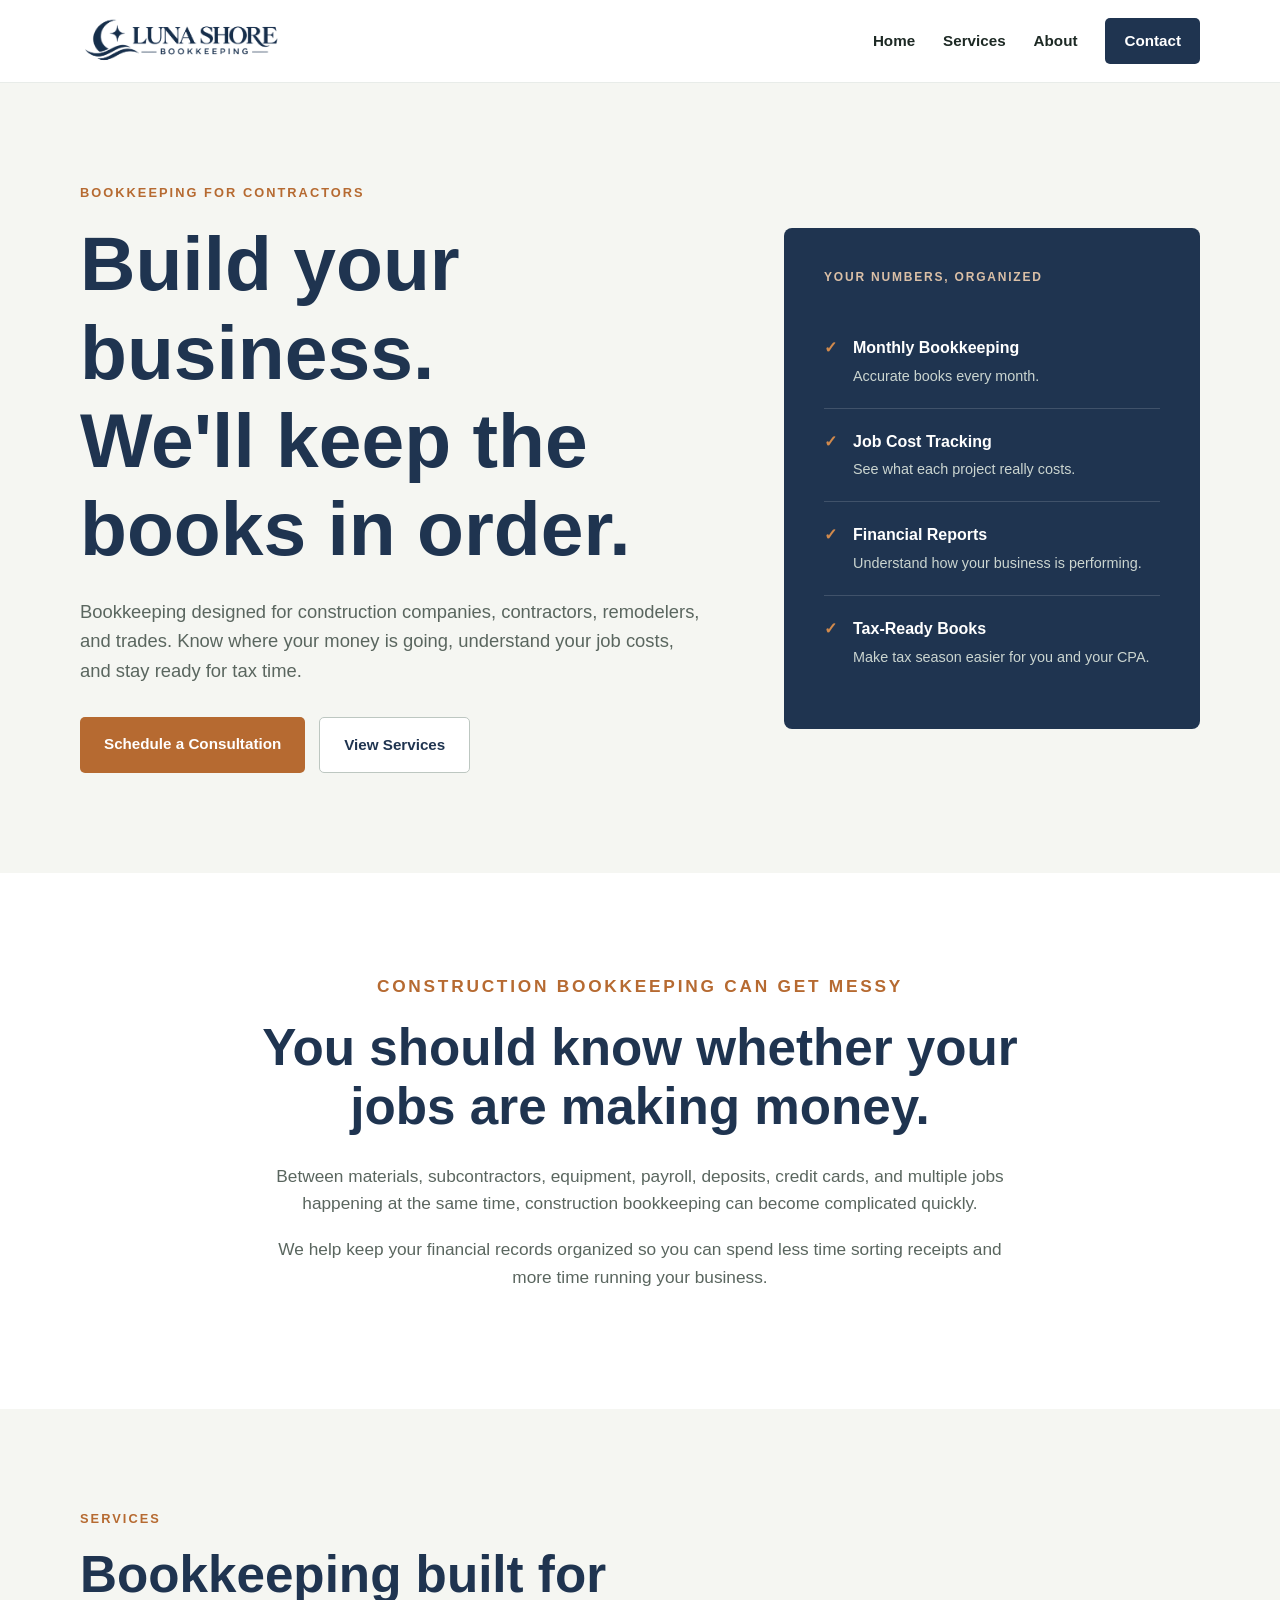
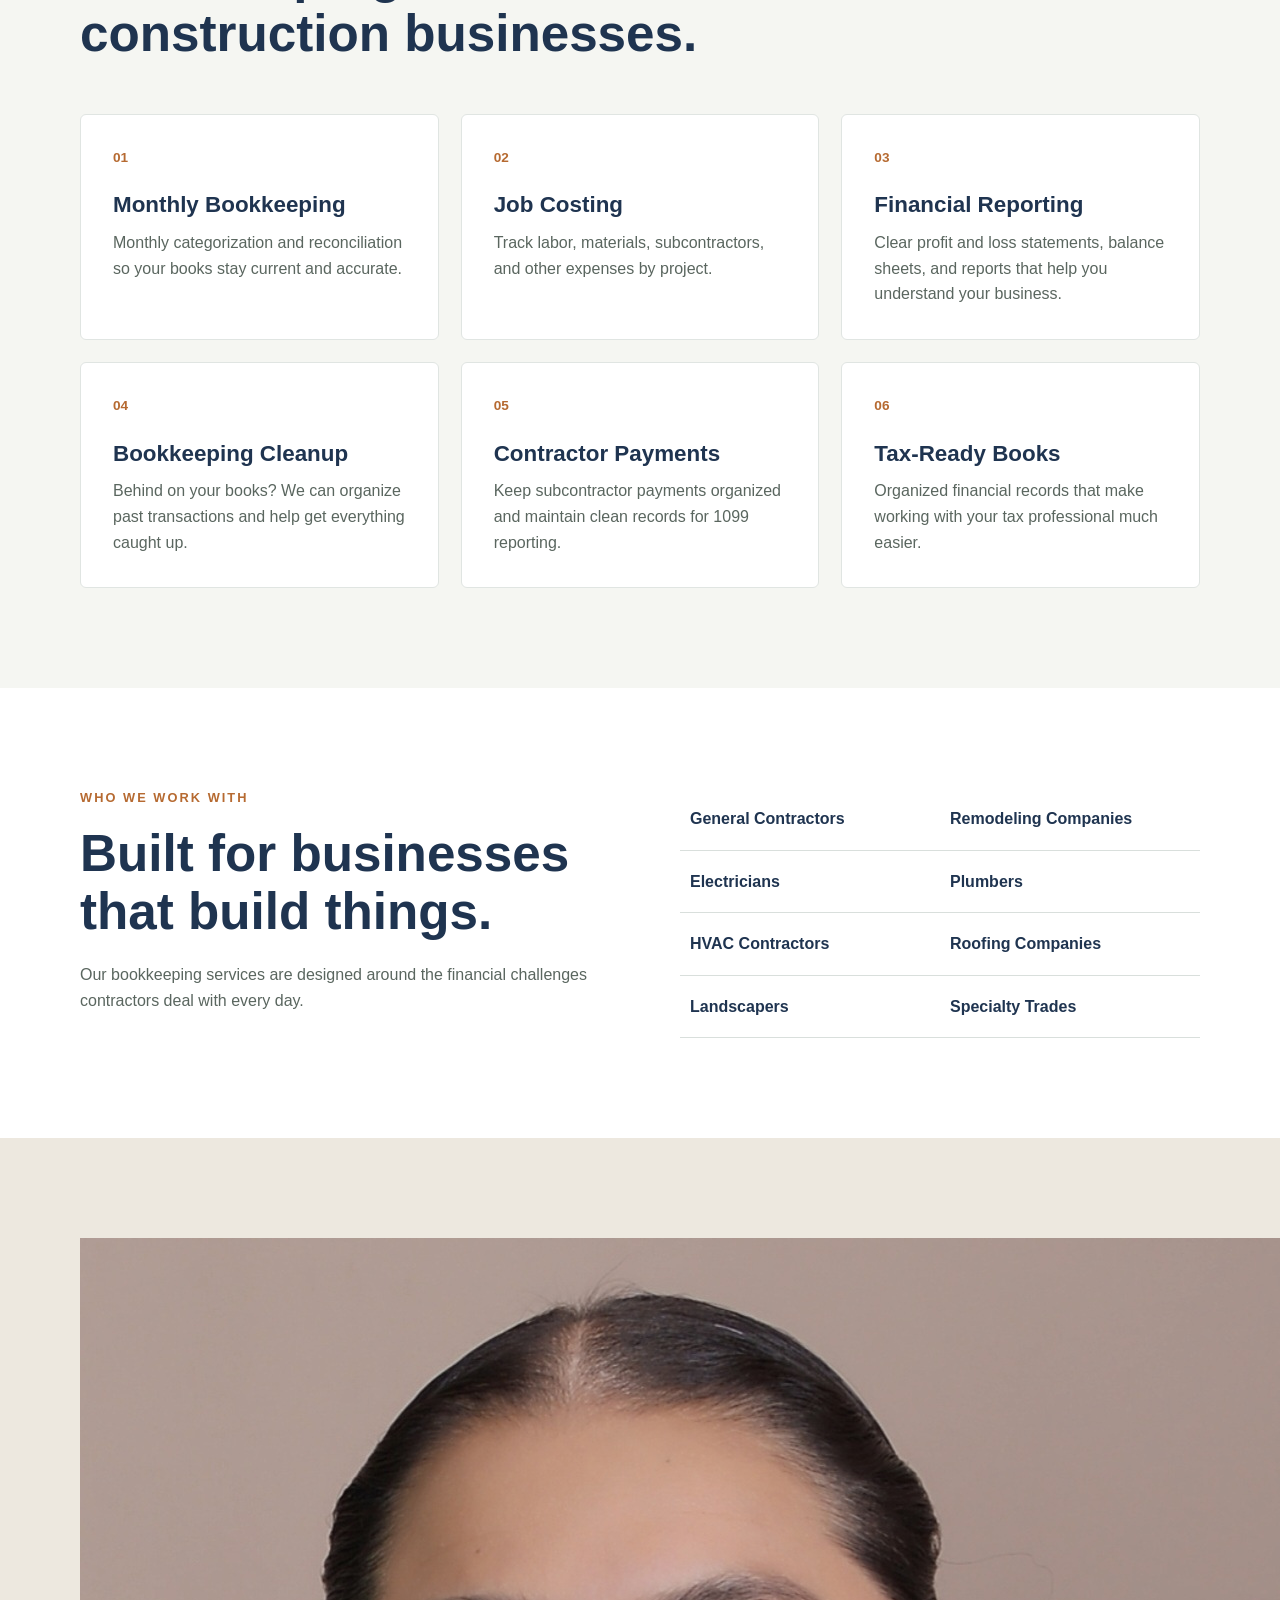
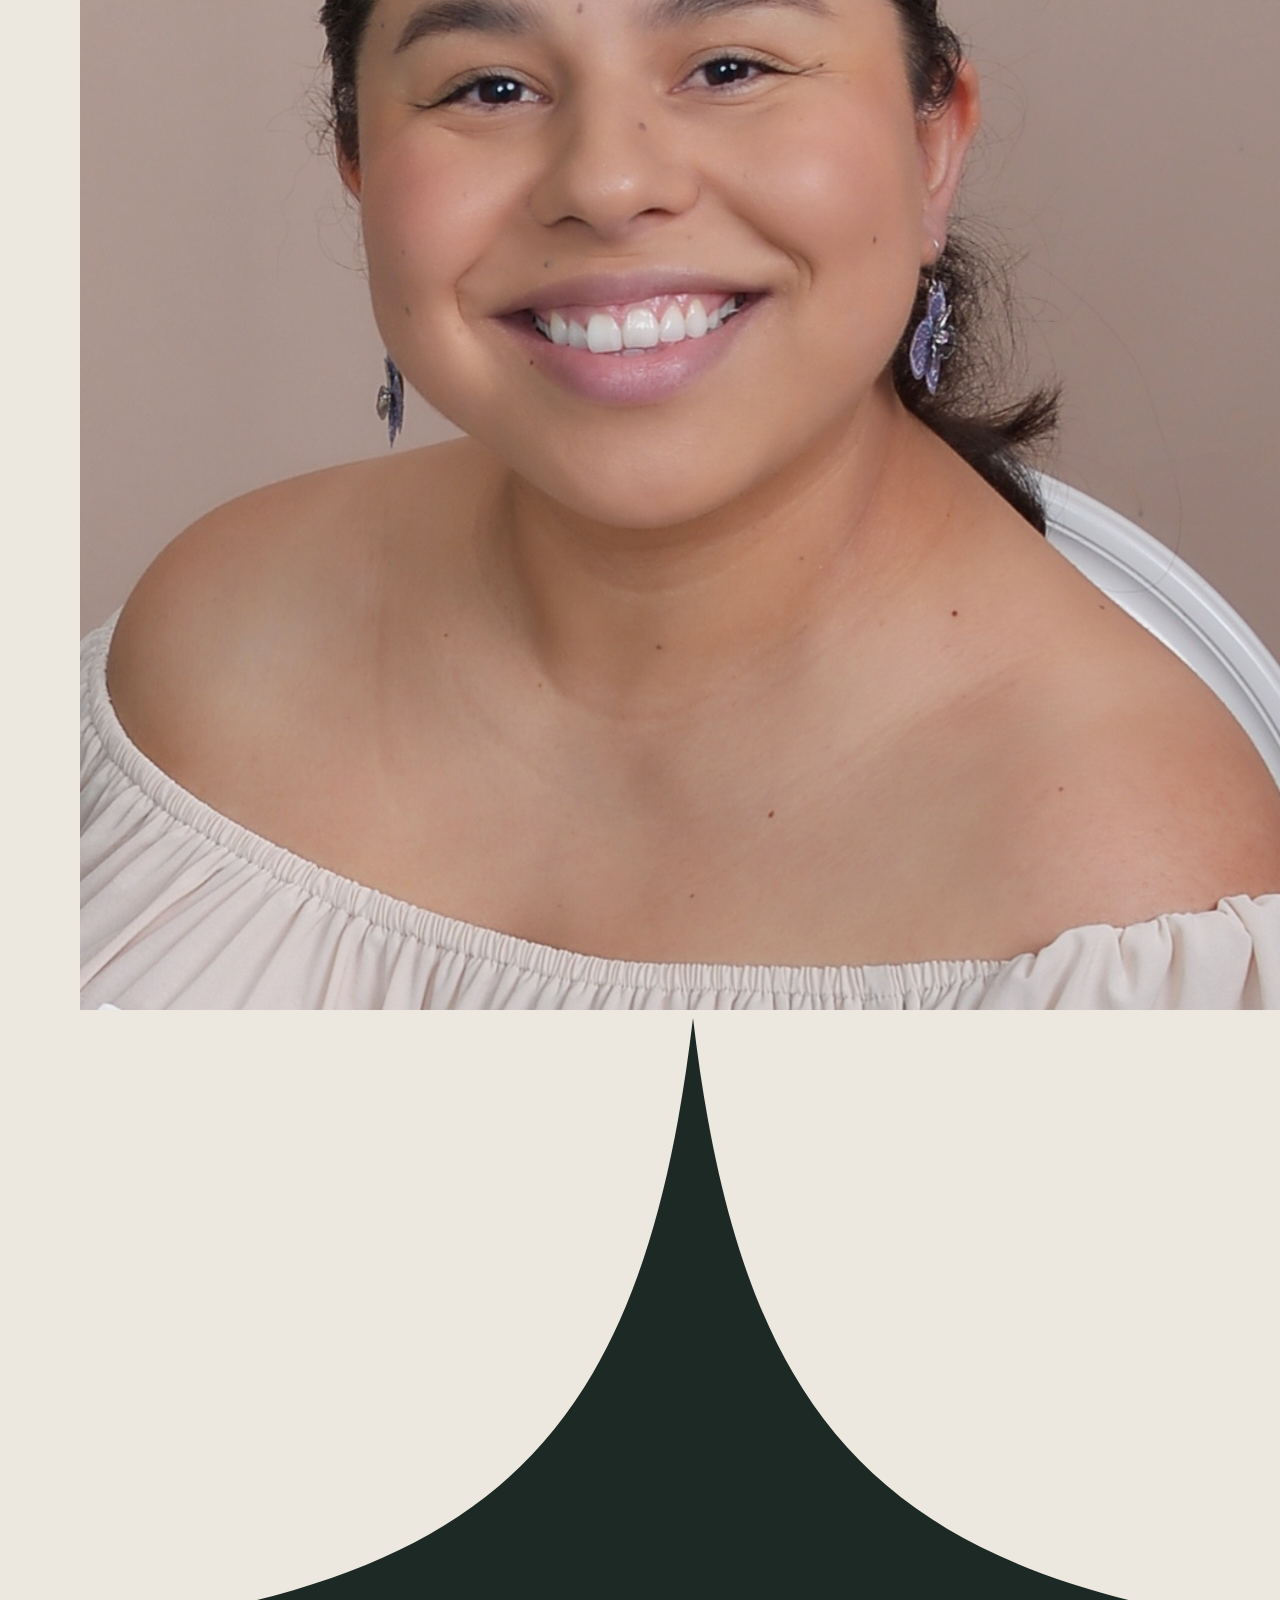
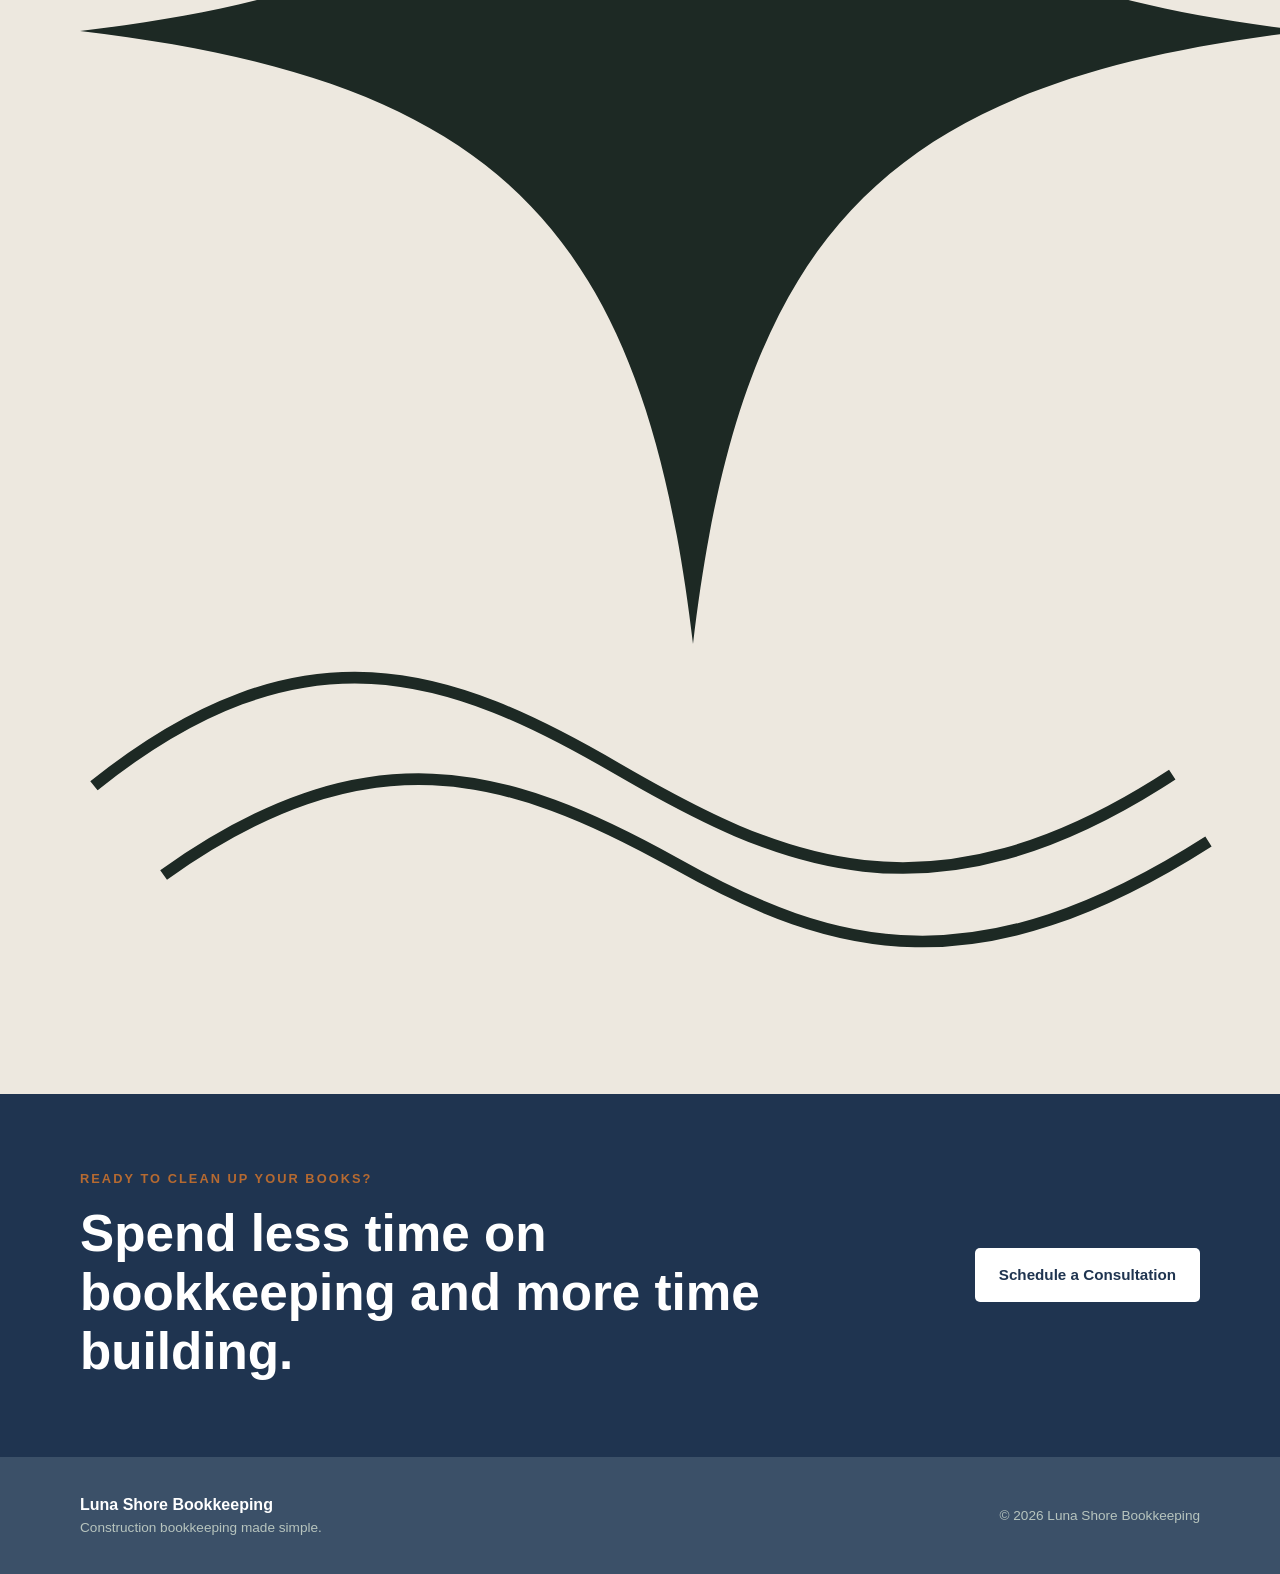
<file: index.html>
<!DOCTYPE html>
<html lang="en">
<head>
  <meta charset="UTF-8">
  <meta name="viewport" content="width=device-width, initial-scale=1.0">

  <title>Luna Shore Bookkeeping | Construction Bookkeeping Services</title>

  <meta
    name="description"
    content="Bookkeeping services for contractors and construction businesses. Stay organized, understand job costs, and keep your books ready for tax time."
  >

<link rel="canonical" href="https://lunashorebookkeeping.com/contact">

  <!-- Google Search & Standard SEO -->
  <meta property="og:type" content="website">
  <meta property="og:title" content="Luna Shore Bookkeeping | Construction Bookkeeping Services">
  <meta property="og:description" content="Bookkeeping services for contractors and construction businesses. Know your numbers, understand your job costs, and stay ready for tax time.">
  <meta property="og:url" content="https://lunashorebookkeeping.com/">
  <meta property="og:image" content="https://lunashorebookkeeping.com/Logotransparent.png">
  <meta property="og:site_name" content="Luna Shore Bookkeeping">

  <meta name="twitter:card" content="summary">
  <meta name="twitter:title" content="Luna Shore Bookkeeping | Construction Bookkeeping Services">
  <meta name="twitter:description" content="Bookkeeping services for contractors and construction businesses.">
  <meta name="twitter:image" content="https://lunashorebookkeeping.com/Logotransparent.png">

  <link rel="icon" href="Logotransparent.png" sizes="any">

  <link rel="stylesheet" href="styles.css">

  <script type="application/ld+json">
    {
      "@context": "https://schema.org",
      "@type": "AccountingService",
      "name": "Luna Shore Bookkeeping",
      "url": "https://lunashorebookkeeping.com/",
      "logo": "https://lunashorebookkeeping.com/Logotransparent.png",
      "description": "Bookkeeping services for contractors and construction businesses.",
      "email": "hello@lunashorebookkeeping.com",
      "areaServed": [
        {
          "@type": "Country",
          "name": "United States"
        },
        {
          "@type": "State",
          "name": "California"
        }
      ]
      ,
      "serviceType": [
        "Construction Bookkeeping",
        "Contractor Bookkeeping",
        "Job Costing",
        "Financial Reporting",
        "Bookkeeping Cleanup",
        "Contractor Payment Tracking"
      ]
    }
  </script>
</head>

<body>

  <header class="site-header">
    <div class="container nav-container">
        <a href="/" class="logo">
          <img src="LogoWebsite.light.png" class="logo-light" alt="Luna Shore Bookkeeping">
          <img src="LogoWebsite.dark.png" class="logo-dark" alt="Luna Shore Bookkeeping">
        </a>
      <nav>
        <a href="/">Home</a>
        <a href="#services">Services</a>
        <a href="#about">About</a>
        <a href="/contact" class="nav-button">Contact</a>
      </nav>
    </div>
  </header>


  <main>

    <!-- HERO -->
    <section class="hero">
      <div class="container hero-grid">

        <div class="hero-content">
          <p class="eyebrow">BOOKKEEPING FOR CONTRACTORS</p>

          <h1>
            Build your business.<br>
            We'll keep the books in order.
          </h1>

          <p class="hero-text">
            Bookkeeping designed for construction companies, contractors,
            remodelers, and trades. Know where your money is going,
            understand your job costs, and stay ready for tax time.
          </p>

          <div class="hero-buttons">
            <a href="/contact" class="button primary-button">
              Schedule a Consultation
            </a>

            <a href="#services" class="button secondary-button">
              View Services
            </a>
          </div>
        </div>

        <div class="hero-card">
          <p class="small-heading">YOUR NUMBERS, ORGANIZED</p>

          <div class="stat">
            <span class="check">✓</span>
            <div>
              <strong>Monthly Bookkeeping</strong>
              <p>Accurate books every month.</p>
            </div>
          </div>

          <div class="stat">
            <span class="check">✓</span>
            <div>
              <strong>Job Cost Tracking</strong>
              <p>See what each project really costs.</p>
            </div>
          </div>

          <div class="stat">
            <span class="check">✓</span>
            <div>
              <strong>Financial Reports</strong>
              <p>Understand how your business is performing.</p>
            </div>
          </div>

          <div class="stat">
            <span class="check">✓</span>
            <div>
              <strong>Tax-Ready Books</strong>
              <p>Make tax season easier for you and your CPA.</p>
            </div>
          </div>
        </div>

      </div>
    </section>


    <!-- PROBLEM SECTION -->
    <section class="problem-section">
      <div class="container narrow-container">

        <p class="eyebrow">CONSTRUCTION BOOKKEEPING CAN GET MESSY</p>

        <h2>
          You should know whether your jobs are making money.
        </h2>

        <p>
          Between materials, subcontractors, equipment, payroll, deposits,
          credit cards, and multiple jobs happening at the same time,
          construction bookkeeping can become complicated quickly.
        </p>

        <p>
          We help keep your financial records organized so you can spend
          less time sorting receipts and more time running your business.
        </p>

      </div>
    </section>


    <!-- SERVICES -->
    <section class="services-section" id="services">
      <div class="container">

        <div class="section-heading">
          <p class="eyebrow">SERVICES</p>
          <h2>Bookkeeping built for construction businesses.</h2>
        </div>

        <div class="services-grid">

          <div class="service-card">
            <div class="service-number">01</div>
            <h3>Monthly Bookkeeping</h3>
            <p>
              Monthly categorization and reconciliation so your books stay
              current and accurate.
            </p>
          </div>

          <div class="service-card">
            <div class="service-number">02</div>
            <h3>Job Costing</h3>
            <p>
              Track labor, materials, subcontractors, and other expenses
              by project.
            </p>
          </div>

          <div class="service-card">
            <div class="service-number">03</div>
            <h3>Financial Reporting</h3>
            <p>
              Clear profit and loss statements, balance sheets, and reports
              that help you understand your business.
            </p>
          </div>

          <div class="service-card">
            <div class="service-number">04</div>
            <h3>Bookkeeping Cleanup</h3>
            <p>
              Behind on your books? We can organize past transactions and
              help get everything caught up.
            </p>
          </div>

          <div class="service-card">
            <div class="service-number">05</div>
            <h3>Contractor Payments</h3>
            <p>
              Keep subcontractor payments organized and maintain clean
              records for 1099 reporting.
            </p>
          </div>

          <div class="service-card">
            <div class="service-number">06</div>
            <h3>Tax-Ready Books</h3>
            <p>
              Organized financial records that make working with your tax
              professional much easier.
            </p>
          </div>

        </div>
      </div>
    </section>


    <!-- WHO WE SERVE -->
    <section class="industries-section">
      <div class="container industries-grid">

        <div>
          <p class="eyebrow">WHO WE WORK WITH</p>

          <h2>
            Built for businesses that build things.
          </h2>

          <p>
            Our bookkeeping services are designed around the financial
            challenges contractors deal with every day.
          </p>
        </div>

        <div class="industry-list">
          <div>General Contractors</div>
          <div>Remodeling Companies</div>
          <div>Electricians</div>
          <div>Plumbers</div>
          <div>HVAC Contractors</div>
          <div>Roofing Companies</div>
          <div>Landscapers</div>
          <div>Specialty Trades</div>
        </div>

      </div>
    </section>


    <!-- ABOUT -->
    <section class="about-section" id="about">
      <div class="container about-grid">

        <!-- Portrait and decorative elements -->
        <div class="about-visual">

          <div class="portrait-frame">
            <img
              src="Judith Reynoso.jpg"
              alt="Judith Reynoso"
              loading="lazy"
            >
          </div>

          <!-- Decorative star -->
          <svg
            class="about-star"
            viewBox="0 0 100 100"
            aria-hidden="true"
          >
            <path
              d="M50 0 C54 34 66 46 100 50
                C66 54 54 66 50 100
                C46 66 34 54 0 50
                C34 46 46 34 50 0Z"
              fill="currentColor"
            />
          </svg>

          <!-- Decorative waves -->
          <svg
            class="about-waves"
            viewBox="0 0 440 120"
            fill="none"
            aria-hidden="true"
          >
            <path
              d="M5 48 C80 -12 133 7 193 42
                C250 75 305 101 392 44"
              stroke="currentColor"
              stroke-width="4.2"
            />
            <path
              d="M30 80 C103 28 153 42 214 76
                C271 108 322 121 405 68"
              stroke="currentColor"
              stroke-width="4.2"
            />
          </svg>

        </div>

        <!-- About content -->
        <div class="about-content">

          <div class="about-eyebrow">
            <span>WHY US</span>
            <span class="eyebrow-line"></span>
          </div>

          <h2>
            Your bookkeeper should understand your industry.
          </h2>

          <p>
            Construction businesses don't operate like ordinary
            businesses. You may have deposits coming in for one
            project while paying labor and materials for three others.
          </p>

          <p>
            We organize your bookkeeping around the way contractors
            actually work, helping you understand your cash flow,
            expenses, and profitability.
          </p>

          <a href="/contact" class="about-cta">
            Let's see if we're a good fit!
            <span aria-hidden="true">→</span>
          </a>

        </div>

      </div>
    </section>

    <!-- CTA -->
    <section class="cta-section">
      <div class="container cta-container">

        <div>
          <p class="eyebrow">READY TO CLEAN UP YOUR BOOKS?</p>

          <h2>
            Spend less time on bookkeeping and more time building.
          </h2>
        </div>

        <a href="/contact" class="button light-button">
          Schedule a Consultation
        </a>

      </div>
    </section>

  </main>


  <footer>
    <div class="container footer-container">

      <div>
        <strong>Luna Shore Bookkeeping</strong>
        <p>Construction bookkeeping made simple.</p>
      </div>

      <div>
        <p>© 2026 Luna Shore Bookkeeping</p>
      </div>

    </div>
  </footer>

</body>
</html>
</file>
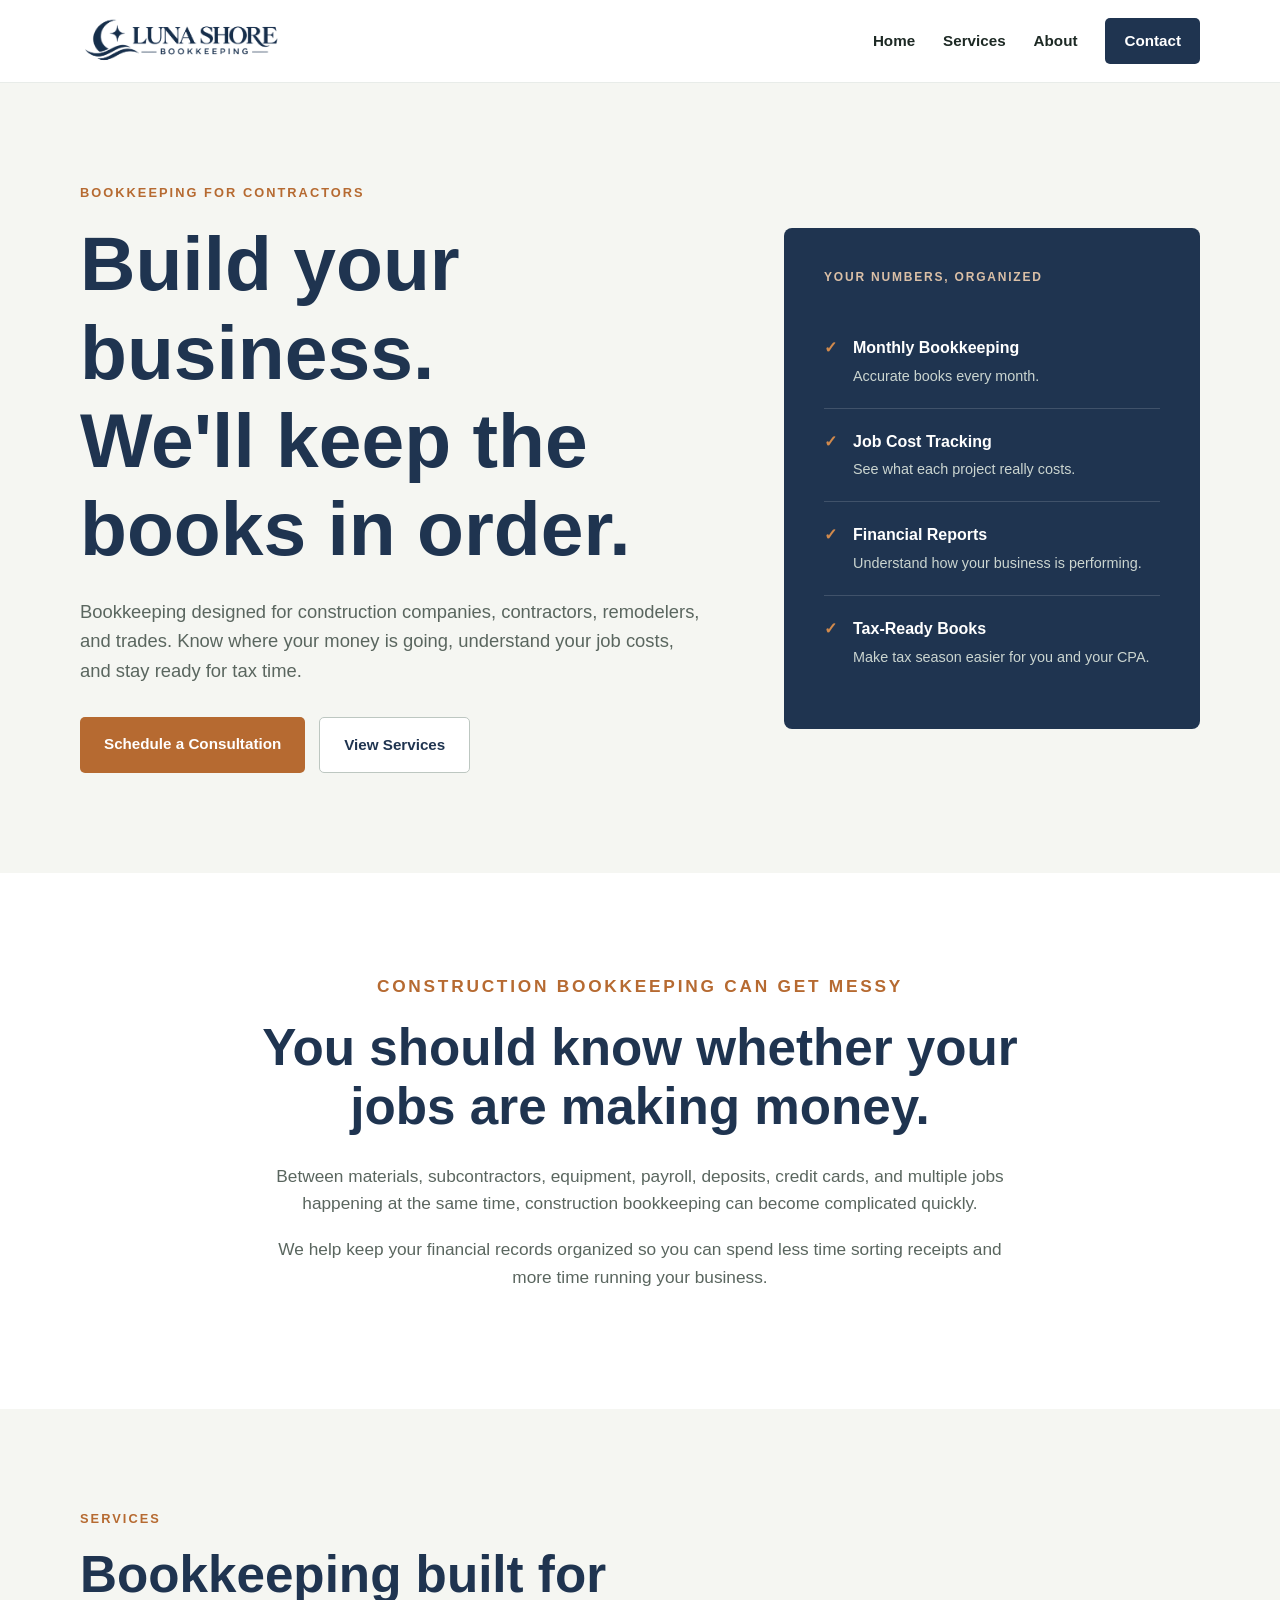
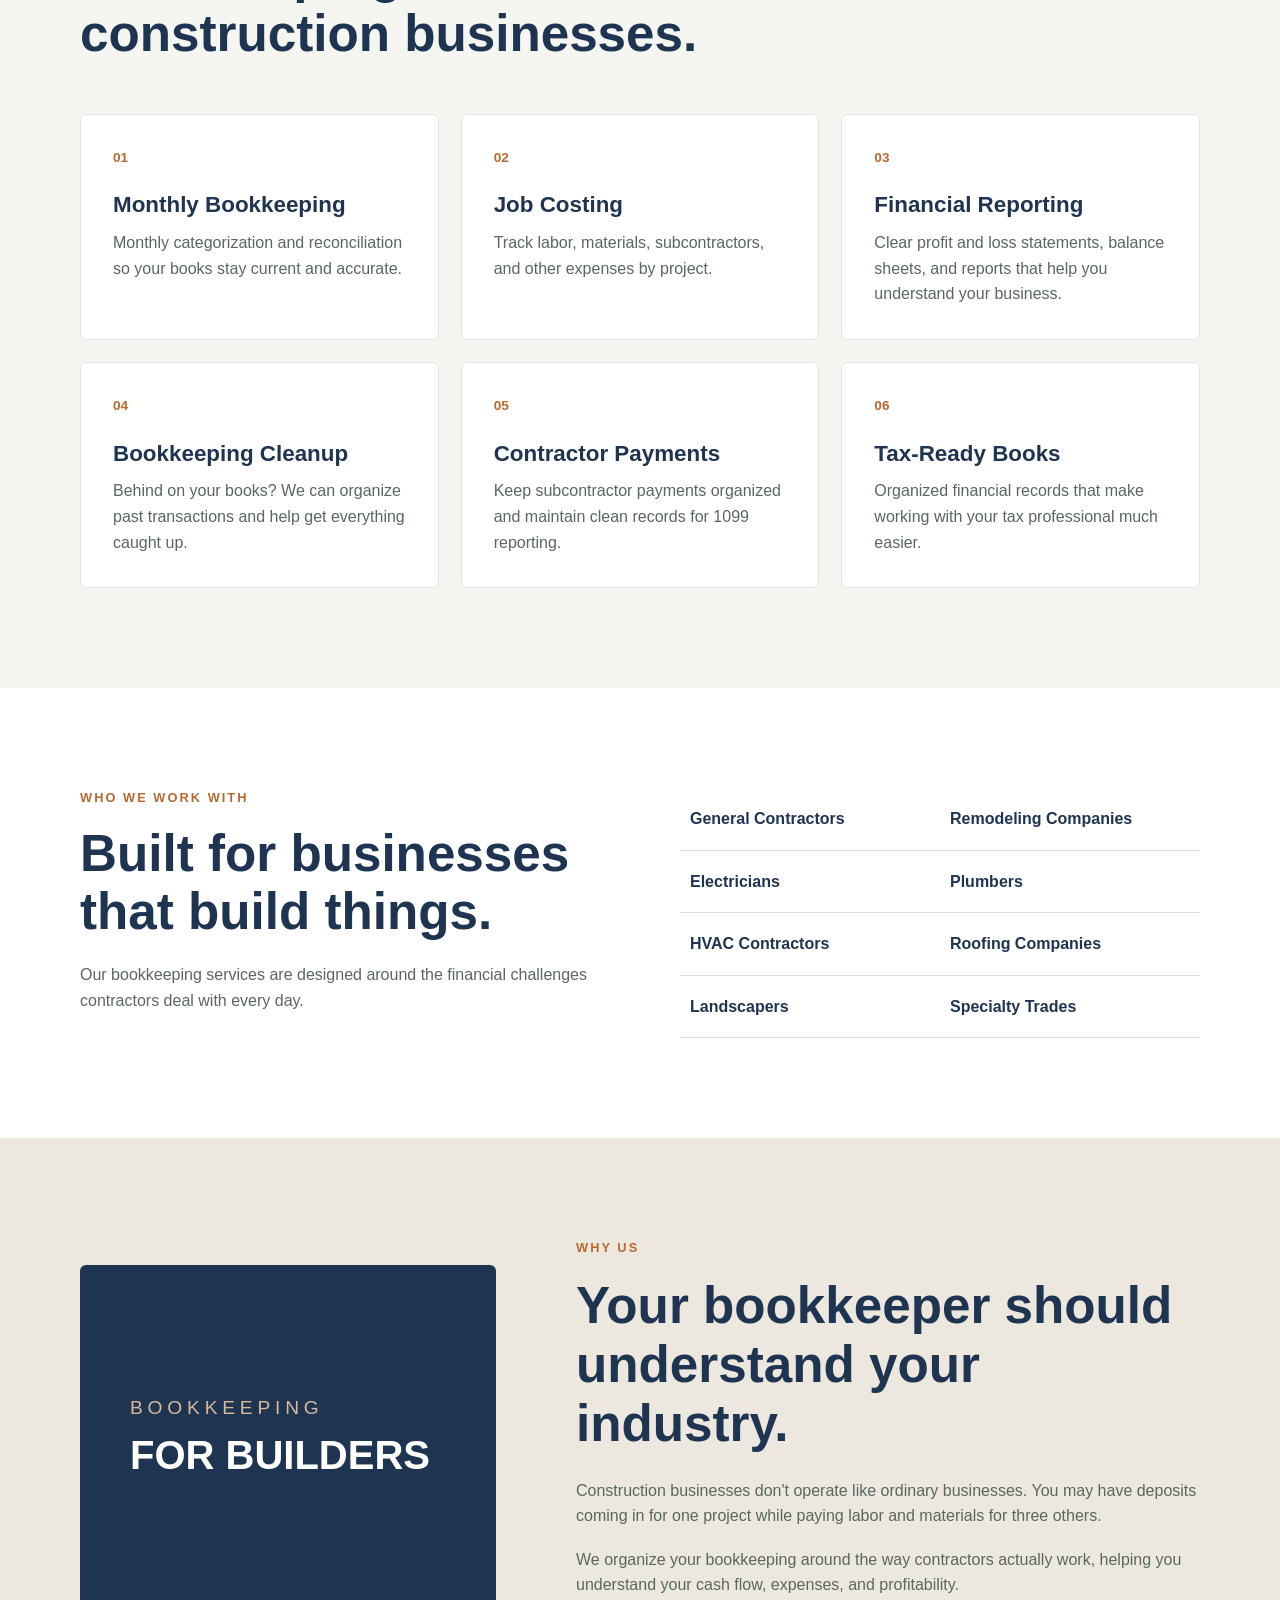
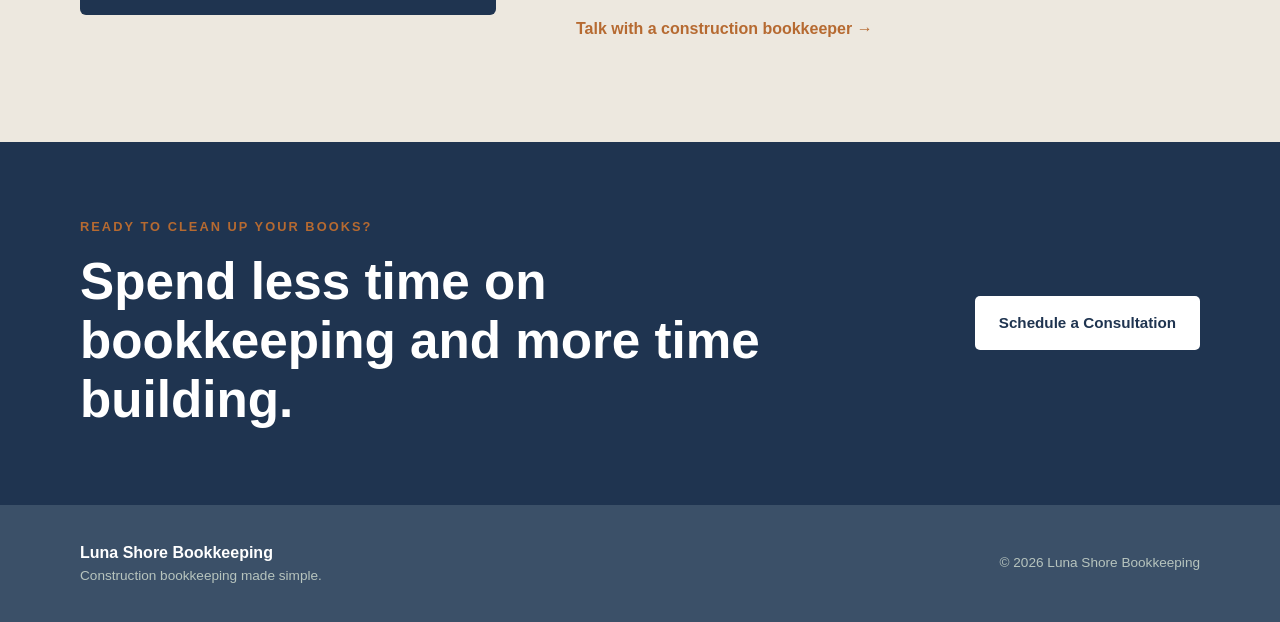
<file: home.html>
<!DOCTYPE html>
<html lang="en">
<head>
  <meta charset="UTF-8">
  <meta name="viewport" content="width=device-width, initial-scale=1.0">

  <title>Luna Shore Bookkeeping | Construction Bookkeeping Services</title>

  <meta
    name="description"
    content="Bookkeeping services for contractors and construction businesses. Stay organized, understand job costs, and keep your books ready for tax time."
  >

<link rel="canonical" href="https://lunashorebookkeeping.com/contact">

  <!-- Google Search & Standard SEO -->
  <meta property="og:type" content="website">
  <meta property="og:title" content="Luna Shore Bookkeeping | Construction Bookkeeping Services">
  <meta property="og:description" content="Bookkeeping services for contractors and construction businesses. Know your numbers, understand your job costs, and stay ready for tax time.">
  <meta property="og:url" content="https://lunashorebookkeeping.com/">
  <meta property="og:image" content="https://lunashorebookkeeping.com/Logotransparent.png">
  <meta property="og:site_name" content="Luna Shore Bookkeeping">

  <meta name="twitter:card" content="summary">
  <meta name="twitter:title" content="Luna Shore Bookkeeping | Construction Bookkeeping Services">
  <meta name="twitter:description" content="Bookkeeping services for contractors and construction businesses.">
  <meta name="twitter:image" content="https://lunashorebookkeeping.com/Logotransparent.png">

  <link rel="icon" href="Logotransparent.png" sizes="any">

  <link rel="stylesheet" href="styles.css">

  <script type="application/ld+json">
    {
      "@context": "https://schema.org",
      "@type": "AccountingService",
      "name": "Luna Shore Bookkeeping",
      "url": "https://lunashorebookkeeping.com/",
      "logo": "https://lunashorebookkeeping.com/Logotransparent.png",
      "description": "Bookkeeping services for contractors and construction businesses.",
      "email": "hello@lunashorebookkeeping.com",
      "areaServed": [
        {
          "@type": "Country",
          "name": "United States"
        },
        {
          "@type": "State",
          "name": "California"
        }
      ]
      ,
      "serviceType": [
        "Construction Bookkeeping",
        "Contractor Bookkeeping",
        "Job Costing",
        "Financial Reporting",
        "Bookkeeping Cleanup",
        "Contractor Payment Tracking"
      ]
    }
  </script>
</head>

<body>

  <header class="site-header">
    <div class="container nav-container">
        <a href="/home" class="logo">
          <img src="LogoWebsite.light.png" class="logo-light" alt="Luna Shore Bookkeeping">
          <img src="LogoWebsite.dark.png" class="logo-dark" alt="Luna Shore Bookkeeping">
        </a>
      <nav>
        <a href="/home">Home</a>
        <a href="#services">Services</a>
        <a href="#about">About</a>
        <a href="/contact" class="nav-button">Contact</a>
      </nav>
    </div>
  </header>


  <main>

    <!-- HERO -->
    <section class="hero">
      <div class="container hero-grid">

        <div class="hero-content">
          <p class="eyebrow">BOOKKEEPING FOR CONTRACTORS</p>

          <h1>
            Build your business.<br>
            We'll keep the books in order.
          </h1>

          <p class="hero-text">
            Bookkeeping designed for construction companies, contractors,
            remodelers, and trades. Know where your money is going,
            understand your job costs, and stay ready for tax time.
          </p>

          <div class="hero-buttons">
            <a href="/contact" class="button primary-button">
              Schedule a Consultation
            </a>

            <a href="#services" class="button secondary-button">
              View Services
            </a>
          </div>
        </div>

        <div class="hero-card">
          <p class="small-heading">YOUR NUMBERS, ORGANIZED</p>

          <div class="stat">
            <span class="check">✓</span>
            <div>
              <strong>Monthly Bookkeeping</strong>
              <p>Accurate books every month.</p>
            </div>
          </div>

          <div class="stat">
            <span class="check">✓</span>
            <div>
              <strong>Job Cost Tracking</strong>
              <p>See what each project really costs.</p>
            </div>
          </div>

          <div class="stat">
            <span class="check">✓</span>
            <div>
              <strong>Financial Reports</strong>
              <p>Understand how your business is performing.</p>
            </div>
          </div>

          <div class="stat">
            <span class="check">✓</span>
            <div>
              <strong>Tax-Ready Books</strong>
              <p>Make tax season easier for you and your CPA.</p>
            </div>
          </div>
        </div>

      </div>
    </section>


    <!-- PROBLEM SECTION -->
    <section class="problem-section">
      <div class="container narrow-container">

        <p class="eyebrow">CONSTRUCTION BOOKKEEPING CAN GET MESSY</p>

        <h2>
          You should know whether your jobs are making money.
        </h2>

        <p>
          Between materials, subcontractors, equipment, payroll, deposits,
          credit cards, and multiple jobs happening at the same time,
          construction bookkeeping can become complicated quickly.
        </p>

        <p>
          We help keep your financial records organized so you can spend
          less time sorting receipts and more time running your business.
        </p>

      </div>
    </section>


    <!-- SERVICES -->
    <section class="services-section" id="services">
      <div class="container">

        <div class="section-heading">
          <p class="eyebrow">SERVICES</p>
          <h2>Bookkeeping built for construction businesses.</h2>
        </div>

        <div class="services-grid">

          <div class="service-card">
            <div class="service-number">01</div>
            <h3>Monthly Bookkeeping</h3>
            <p>
              Monthly categorization and reconciliation so your books stay
              current and accurate.
            </p>
          </div>

          <div class="service-card">
            <div class="service-number">02</div>
            <h3>Job Costing</h3>
            <p>
              Track labor, materials, subcontractors, and other expenses
              by project.
            </p>
          </div>

          <div class="service-card">
            <div class="service-number">03</div>
            <h3>Financial Reporting</h3>
            <p>
              Clear profit and loss statements, balance sheets, and reports
              that help you understand your business.
            </p>
          </div>

          <div class="service-card">
            <div class="service-number">04</div>
            <h3>Bookkeeping Cleanup</h3>
            <p>
              Behind on your books? We can organize past transactions and
              help get everything caught up.
            </p>
          </div>

          <div class="service-card">
            <div class="service-number">05</div>
            <h3>Contractor Payments</h3>
            <p>
              Keep subcontractor payments organized and maintain clean
              records for 1099 reporting.
            </p>
          </div>

          <div class="service-card">
            <div class="service-number">06</div>
            <h3>Tax-Ready Books</h3>
            <p>
              Organized financial records that make working with your tax
              professional much easier.
            </p>
          </div>

        </div>
      </div>
    </section>


    <!-- WHO WE SERVE -->
    <section class="industries-section">
      <div class="container industries-grid">

        <div>
          <p class="eyebrow">WHO WE WORK WITH</p>

          <h2>
            Built for businesses that build things.
          </h2>

          <p>
            Our bookkeeping services are designed around the financial
            challenges contractors deal with every day.
          </p>
        </div>

        <div class="industry-list">
          <div>General Contractors</div>
          <div>Remodeling Companies</div>
          <div>Electricians</div>
          <div>Plumbers</div>
          <div>HVAC Contractors</div>
          <div>Roofing Companies</div>
          <div>Landscapers</div>
          <div>Specialty Trades</div>
        </div>

      </div>
    </section>


    <!-- ABOUT -->
    <section class="about-section" id="about">
      <div class="container about-grid">

        <div class="about-box">
          <span>BOOKKEEPING</span>
          <strong>FOR BUILDERS</strong>
        </div>

        <div>
          <p class="eyebrow">WHY US</p>

          <h2>
            Your bookkeeper should understand your industry.
          </h2>

          <p>
            Construction businesses don't operate like ordinary businesses.
            You may have deposits coming in for one project while paying
            labor and materials for three others.
          </p>

          <p>
            We organize your bookkeeping around the way contractors actually
            work, helping you understand your cash flow, expenses, and
            profitability.
          </p>

          <a href="/contact" class="text-link">
            Talk with a construction bookkeeper →
          </a>
        </div>

      </div>
    </section>


    <!-- CTA -->
    <section class="cta-section">
      <div class="container cta-container">

        <div>
          <p class="eyebrow light-eyebrow">READY TO CLEAN UP YOUR BOOKS?</p>

          <h2>
            Spend less time on bookkeeping and more time building.
          </h2>
        </div>

        <a href="/contact" class="button light-button">
          Schedule a Consultation
        </a>

      </div>
    </section>

  </main>


  <footer>
    <div class="container footer-container">

      <div>
        <strong>Luna Shore Bookkeeping</strong>
        <p>Construction bookkeeping made simple.</p>
      </div>

      <div>
        <p>© 2026 Luna Shore Bookkeeping</p>
      </div>

    </div>
  </footer>

</body>
</html>
</file>
<file: styles.css>
/* ------------------------------
   BASE
------------------------------ */


:root {
  --primary-color: #1F3450;
  --secondary-color: #3B5068;
  --accent-color: #b66a31;
  --text-color: #1d2924;
  --background-color: #ffffff;
  --light-background-color: #f5f6f2;
  --dark-background-color: #121816;
}
* {
  box-sizing: border-box;
  margin: 0;
  padding: 0;
}

html {
  scroll-behavior: smooth;
}

body {
  font-family: Arial, Helvetica, sans-serif;
  color: #1d2924;
  background: #ffffff;
  line-height: 1.6;
}

a {
  color: inherit;
  text-decoration: none;
}

.container {
  width: min(1120px, 90%);
  margin: 0 auto;
}

.narrow-container {
  width: min(760px, 90%);
  text-align: center;
}

h1,
h2,
h3 {
  line-height: 1.15;
}

h1 {
  font-size: clamp(2.6rem, 6vw, 5rem);
}

h2 {
  font-size: clamp(2rem, 4vw, 3.2rem);
}

h3 {
  font-size: 1.4rem;
}

p {
  color: #5a665f;
}

.eyebrow {
  color: #b66a31;
  font-size: 0.8rem;
  font-weight: 800;
  letter-spacing: 0.16em;
  margin-bottom: 16px;
}

/* ------------------------------
   NAVIGATION
------------------------------ */

.site-header {
  background: #ffffff;
  border-bottom: 1px solid #e8ece9;
}

.nav-container {
  min-height: 82px;
  display: flex;
  align-items: center;
  justify-content: space-between;
}

  .logo {
  display: flex;
  justify-content: center; /* Centers horizontally */
  align-items: center;     /* Centers vertically */
  }

  .logo img {
  width: auto; /* Set your desired smaller width */
  height: 82px; /* Keeps the original aspect ratio so the image doesn't distort */
  }

  .logo-dark {
    display: none;
  }
  
nav {
  display: flex;
  align-items: center;
  gap: 28px;
}

nav a {
  font-size: 0.95rem;
  font-weight: 600;
}

nav a:hover {
  color: #b66a31;
}

.nav-button {
  background: #1F3450;
  color: white;
  padding: 11px 19px;
  border-radius: 5px;
}

.nav-button:hover {
  color: white;
  background: var(--secondary-color);
}


/* ------------------------------
   BUTTONS
------------------------------ */

.button {
  display: inline-block;
  padding: 15px 24px;
  border-radius: 5px;
  font-weight: 700;
  border: none;
  cursor: pointer;
  font-size: 0.95rem;
}

.primary-button {
  background: #b66a31;
  color: white;
}

.primary-button:hover {
  background: #995526;
}

.secondary-button {
  border: 1px solid #bdc7c1;
  color: var(--primary-color);
  background: white;
}

.secondary-button:hover {
  background: #f4f6f4;
}

.light-button {
  background: white;
  color: var(--primary-color);
}

.full-button {
  width: 100%;
}


/* ------------------------------
   HERO
------------------------------ */

.hero {
  padding: 100px 0;
  background: #f5f6f2;
}

.hero-grid {
  display: grid;
  grid-template-columns: 1.2fr 0.8fr;
  gap: 80px;
  align-items: center;
}

.hero h1 {
  color: var(--primary-color);
  margin-bottom: 24px;
}

.hero-text {
  max-width: 650px;
  font-size: 1.15rem;
  margin-bottom: 32px;
}

.hero-buttons {
  display: flex;
  gap: 14px;
  flex-wrap: wrap;
}

.hero-card {
  background: #1F3450;
  padding: 40px;
  border-radius: 8px;
  color: white;
}

.small-heading {
  color: #dbc0a7;
  font-size: 0.75rem;
  font-weight: 800;
  letter-spacing: 0.15em;
  margin-bottom: 28px;
}

.stat {
  display: flex;
  gap: 16px;
  border-bottom: 1px solid rgba(255,255,255,0.15);
  padding: 20px 0;
}

.stat:last-child {
  border-bottom: none;
}

.check {
  color: #d28a4c;
  font-weight: bold;
}

.stat strong {
  display: block;
  margin-bottom: 4px;
}

.stat p {
  color: #cbd5d0;
  font-size: 0.9rem;
}


/* ------------------------------
   PROBLEM
------------------------------ */

.problem-section {
  padding: 100px 0;
}

.problem-section h2 {
  color: var(--primary-color);
  margin-bottom: 26px;
}

.problem-section p {
  font-size: 1.08rem;
  margin-bottom: 18px;
}


/* ------------------------------
   SERVICES
------------------------------ */

.services-section {
  padding: 100px 0;
  background: #f5f6f2;
}

.section-heading {
  max-width: 700px;
  margin-bottom: 50px;
}

.section-heading h2 {
  color: var(--primary-color);
}

.services-grid {
  display: grid;
  grid-template-columns: repeat(3, 1fr);
  gap: 22px;
}

.service-card {
  background: white;
  border: 1px solid #e0e5e2;
  padding: 32px;
  border-radius: 6px;
}

.service-number {
  font-size: 0.85rem;
  font-weight: 800;
  color: #b66a31;
  margin-bottom: 24px;
}

.service-card h3 {
  color: var(--primary-color);
  margin-bottom: 12px;
}


/* ------------------------------
   INDUSTRIES
------------------------------ */

.industries-section {
  padding: 100px 0;
}

.industries-grid {
  display: grid;
  grid-template-columns: 1fr 1fr;
  gap: 80px;
}

.industries-grid h2 {
  color: var(--primary-color);
  margin-bottom: 20px;
}

.industry-list {
  display: grid;
  grid-template-columns: 1fr 1fr;
}

.industry-list div {
  padding: 18px 10px;
  border-bottom: 1px solid #d9dfdc;
  font-weight: 600;
  color: var(--primary-color);
}


/* ------------------------------
   ABOUT
------------------------------ */

.about-section {
  padding: 100px 0;
  background: #ede8df;
}

.about-grid {
  display: grid;
  grid-template-columns: 0.8fr 1.2fr;
  gap: 80px;
  align-items: center;
}

.about-box {
  background: #1F3450;
  min-height: 350px;
  padding: 50px;
  display: flex;
  justify-content: center;
  flex-direction: column;
  border-radius: 6px;
}

.about-box span {
  color: #d6b99f;
  font-size: 1.2rem;
  letter-spacing: 0.25em;
}

.about-box strong {
  color: white;
  font-size: 2.5rem;
}

.about-grid h2 {
  color: var(--primary-color);
  margin-bottom: 24px;
}

.about-grid p {
  margin-bottom: 18px;
}

.text-link {
  color: #b66a31;
  font-weight: 700;
}


/* ------------------------------
   CTA
------------------------------ */

.cta-section {
  background: #1F3450;
  color: white;
  padding: 75px 0;
}

.cta-container {
  display: flex;
  justify-content: space-between;
  align-items: center;
  gap: 50px;
}

.cta-container h2 {
  max-width: 700px;
}


/* ------------------------------
   CONTACT
------------------------------ */

.contact-hero {
  padding: 90px 0 70px;
  background: #f5f6f2;
}

.contact-hero h1 {
  color: var(--primary-color);
  margin-bottom: 24px;
}

.contact-hero p {
  font-size: 1.1rem;
}

.contact-section {
  padding: 90px 0;
}

.contact-grid {
  display: grid;
  grid-template-columns: 0.8fr 1.2fr;
  gap: 80px;
}

.contact-info h2 {
  color: var(--primary-color);
  margin-bottom: 24px;
}

.contact-info > p {
  margin-bottom: 35px;
}

.contact-detail {
  margin-bottom: 25px;
}

.contact-detail strong {
  display: block;
  color: var(--primary-color);
  margin-bottom: 4px;
}

.form-card {
  background: #f5f6f2;
  padding: 40px;
  border-radius: 8px;
}

.form-group {
  margin-bottom: 22px;
}

label {
  display: block;
  font-weight: 700;
  color: var(--primary-color);
  margin-bottom: 8px;
}

input,
select,
textarea {
  width: 100%;
  padding: 14px;
  border: 1px solid #cfd7d2;
  border-radius: 4px;
  font: inherit;
  background: white;
}

input:focus,
select:focus,
textarea:focus {
  outline: 2px solid #b66a31;
  border-color: transparent;
}

textarea {
  resize: vertical;
}

.form-note {
  text-align: center;
  font-size: 0.82rem;
  margin-top: 14px;
}


/* ------------------------------
   FOOTER
------------------------------ */

footer {
  padding: 35px 0;
  background: var(--secondary-color);
  color: white;
}

.footer-container {
  display: flex;
  justify-content: space-between;
  align-items: center;
}

footer p {
  color: #b7c4be;
  font-size: 0.85rem;
}


/* ------------------------------
   MOBILE
------------------------------ */

@media (max-width: 850px) {

  nav a:not(.nav-button) {
    display: none;
  }

  .hero-grid,
  .industries-grid,
  .about-grid,
  .contact-grid {
    grid-template-columns: 1fr;
    gap: 45px;
  }

  .services-grid {
    grid-template-columns: 1fr 1fr;
  }

  .cta-container {
    flex-direction: column;
    align-items: flex-start;
  }

   .logo-light {
  display: none;
  }

  .logo-dark {
  display: block;
  }
}


@media (max-width: 580px) {

  .hero,
  .problem-section,
  .services-section,
  .industries-section,
  .about-section,
  .contact-section {
    padding: 70px 0;
  }

  .services-grid {
    grid-template-columns: 1fr;
  }

  .industry-list {
    grid-template-columns: 1fr;
  }

  .hero-card,
  .form-card {
    padding: 28px;
  }

  .footer-container {
    flex-direction: column;
    align-items: flex-start;
    gap: 16px;
  }
}

@media (prefers-color-scheme: dark) {

  :root {
    --primary-color: #c5cec9;
  }

  body {
    background: #121816;
    color: #f5f6f2;
  }

  p {
    color: #c5cec9;
  }

  .site-header {
    background: #121816;
    border-color: #29332f;
  }

  .logo {
    color: #ffffff;
  }

 .logo-light {
  display: none;
  }

  .logo-dark {
  display: block;
  }
  
  nav a {
    color: #ffffff;
  }

  .hero,
  .services-section,
  .contact-hero,
  .form-card {
    background: #1a211e;
  }

  .problem-section,
  .industries-section,
  .contact-section {
    background: var(--secondary-color);
  }

  .hero h1,
  h2,
  h3,
  .section-heading h2,
  .industries-grid h2,
  .about-grid h2,
  .contact-info h2,
  .problem-section h2 {
    color: #ffffff;
  }

  .service-card {
    background: var(--secondary-color);
    border-color: #35413b;
  }

  input,
  select,
  textarea {
    background: #202925;
    color: #ffffff;
    border-color: #46534c;
  }

  .secondary-button {
    background: transparent;
    color: #ffffff;
    border-color: #59655f;
  }

  .about-section {
    background: #1c2823;
  }

  .light-button {
  background: white;
  color: var(--accent-color);
}

/* =========================================
   LUNA SHORE - ABOUT SECTION
========================================= */

.about-section {
  padding: 110px 0;
   overflow: hidden;
  color: #1F3451;
}

.about-section .about-grid {
  display: grid;
  grid-template-columns: minmax(280px, 0.8fr)
                         minmax(0, 1.2fr);
  align-items: center;
  gap: clamp(45px, 7vw, 110px);
  max-width: 1180px;
  margin: 0 auto;
  padding: 0 32px;
}

/* Portrait container */

.about-visual {
  position: relative;
  width: 100%;
  max-width: 390px;
  margin: 0 auto;
  padding: 0 15px 0 10px;
}

/* Smaller arched portrait */

.portrait-frame {
  position: relative;
  width: 100%;
  aspect-ratio: 0.72;
  overflow: hidden;
  border: 1.5px solid #1F3451;
  border-radius: 200px 200px 0 0;
  padding: 12px;
  background: #FEFBF4;
}

.portrait-frame img {
  display: block;
  width: 50%;
  height: 100%;
  object-fit: cover;
  object-position: center 28%;
  border-radius: 190px 190px 0 0;
}

/* Four-point star */

.about-star {
  position: absolute;
  z-index: 2;
  top: -8px;
  right: -3px;
  width: 56px;
  height: 56px;
  color: #1F3451;
}

/* Decorative coastal waves */

.about-waves {
  position: absolute;
  z-index: 3;
  left: -75px;
  bottom: -38px;
  width: 115%;
  height: auto;
  color: #78929C;
  overflow: visible;
}

/* Content */

.about-content {
  max-width: 650px;
}

.about-eyebrow {
  display: flex;
  align-items: center;
  gap: 20px;
  margin-bottom: 32px;
  color: #b66a31;
  font-size: 14px;
  font-weight: 500;
  letter-spacing: 5px;
}

.eyebrow-line {
  display: block;
  width: 100px;
  height: 1px;
  background: #b66a31;
}

/* Elegant headline */

/* Body copy */

/* Underlined call to action */

.about-cta {
  display: inline-flex;
  align-items: center;
  gap: 12px;
  margin-top: 15px;
  padding-bottom: 12px;
  border-bottom: 1px solid #b66a31;
  color: #b66a31;
  font-size: 13px;
  font-weight: 1000;
  letter-spacing: 2.5px;
  line-height: 1.8;
  text-decoration: none;
  transition: opacity 0.25s ease;
}

.about-cta span {
  font-size: 23px;
  font-weight: 400;
  transition: transform 0.25s ease;
}

.about-cta:hover {
  opacity: 0.72;
}

.about-cta:hover span {
  transform: translateX(5px);
}

/* =========================================
   TABLET
========================================= */

@media (max-width: 900px) {
  .about-section {
    padding: 80px 0;
  }

  .about-section .about-grid {
    grid-template-columns: minmax(240px, 0.8fr)
                           minmax(0, 1.2fr);
    gap: 40px;
    padding: 0 25px;
  }

  .about-visual {
    max-width: 310px;
  }

  .about-content h2 {
    font-size: clamp(34px, 4.5vw, 45px);
  }

  .about-content p {
    font-size: 15px;
  }

  .about-cta {
    font-size: 11px;
    letter-spacing: 1.5px;
  }
}

/* =========================================
   MOBILE
========================================= */

@media (max-width: 650px) {
  .about-section {
    padding: 65px 0 75px;
  }

  .about-section .about-grid {
    grid-template-columns: 1fr;
    gap: 65px;
    padding: 0 24px;
  }

  .about-visual {
    width: 76%;
    max-width: 290px;
  }

  .about-star {
    width: 43px;
    height: 43px;
    right: -5px;
  }

  .about-waves {
    left: -45px;
    bottom: -28px;
    width: 120%;
  }

  .about-content {
    max-width: 100%;
  }

  .about-eyebrow {
    margin-bottom: 22px;
    font-size: 12px;
    letter-spacing: 4px;
  }

  .eyebrow-line {
    width: 70px;
  }

  .about-content h2 {
    margin-bottom: 22px;
    font-size: clamp(36px, 9vw, 46px);
    letter-spacing: -1px;
  }

  .about-content p {
    font-size: 15px;
    line-height: 1.8;
  }

  .about-cta {
    max-width: 100%;
    font-size: 10px;
    letter-spacing: 1.2px;
  }
}

/* Keep the portrait and all decorations together */
.about-visual {
  position: relative;
  isolation: isolate;
  width: 100%;
  max-width: 350px;
  margin: 0 auto;
  padding: 0;
}

/* Portrait frame */
.portrait-frame {
  position: relative;
  z-index: 1;
  width: 100%;
  aspect-ratio: 0.72;
  overflow: hidden;
  border: 1.5px solid #1F3451;
  border-radius: 200px 200px 0 0;
  padding: 10px;
  background: #FEFBF4;
}

.portrait-frame img {
  display: block;
  width: 100%;
  height: 100%;
  object-fit: cover;
  object-position: center 28%;
  border-radius: 190px 190px 0 0;
}

/* Star overlaps the top-right edge */
.about-star {
  position: absolute;
  z-index: 3;
  top: 0;
  right: -18px;
  width: 48px;
  height: 48px;
  color: #1F3451;
  pointer-events: none;
}

/* Waves overlap the bottom edge of the portrait */
.about-waves {
  position: absolute;
  z-index: 2;
  left: -12%;
  bottom: -16px;
  width: 112%;
  height: auto;
  color: #78929C;
  overflow: visible;
  pointer-events: none;
}

/* Keep the decorations visible on mobile */
@media (max-width: 650px) {
  .about-visual {
    width: 76%;
    max-width: 270px;
    margin-bottom: 10px;
  }

  .about-star {
    top: 0;
    right: -14px;
    width: 40px;
    height: 40px;
  }

  .about-waves {
    left: -10%;
    bottom: -12px;
    width: 110%;
  }
}
}
</file>
